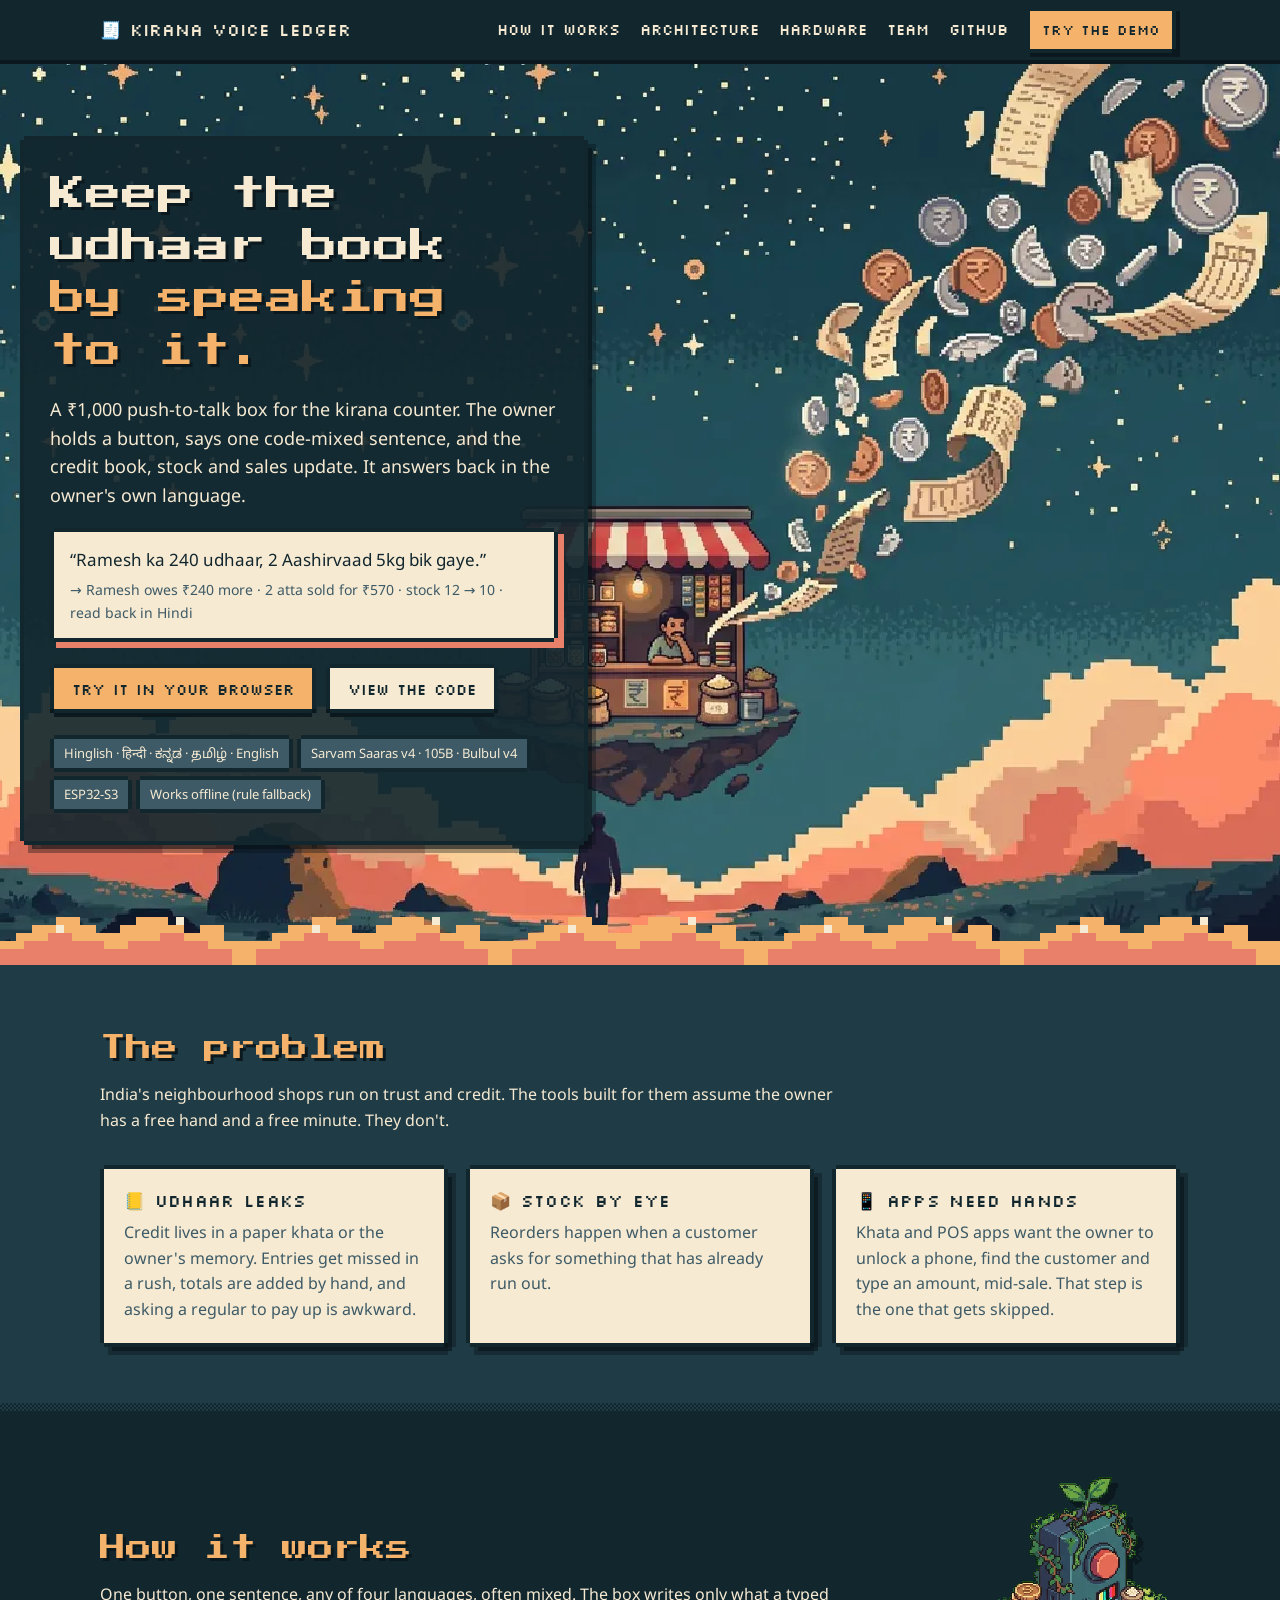
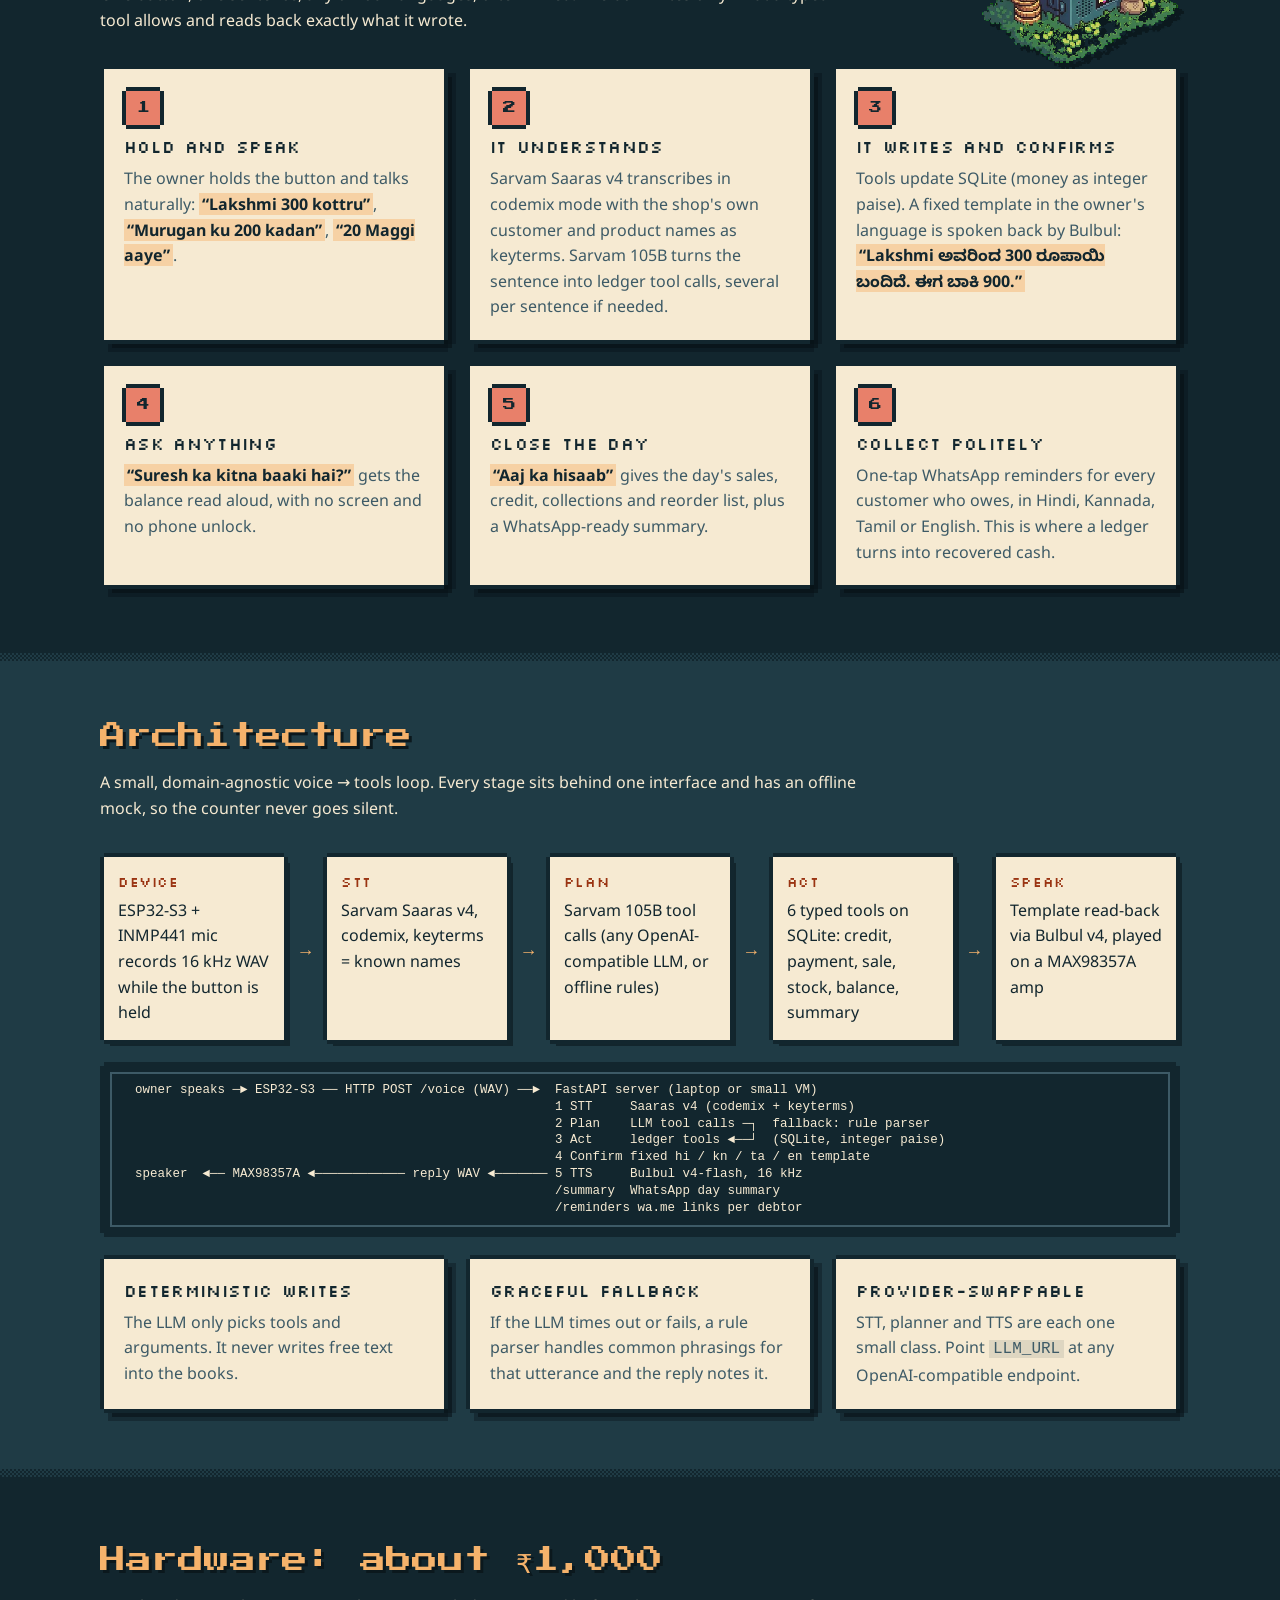
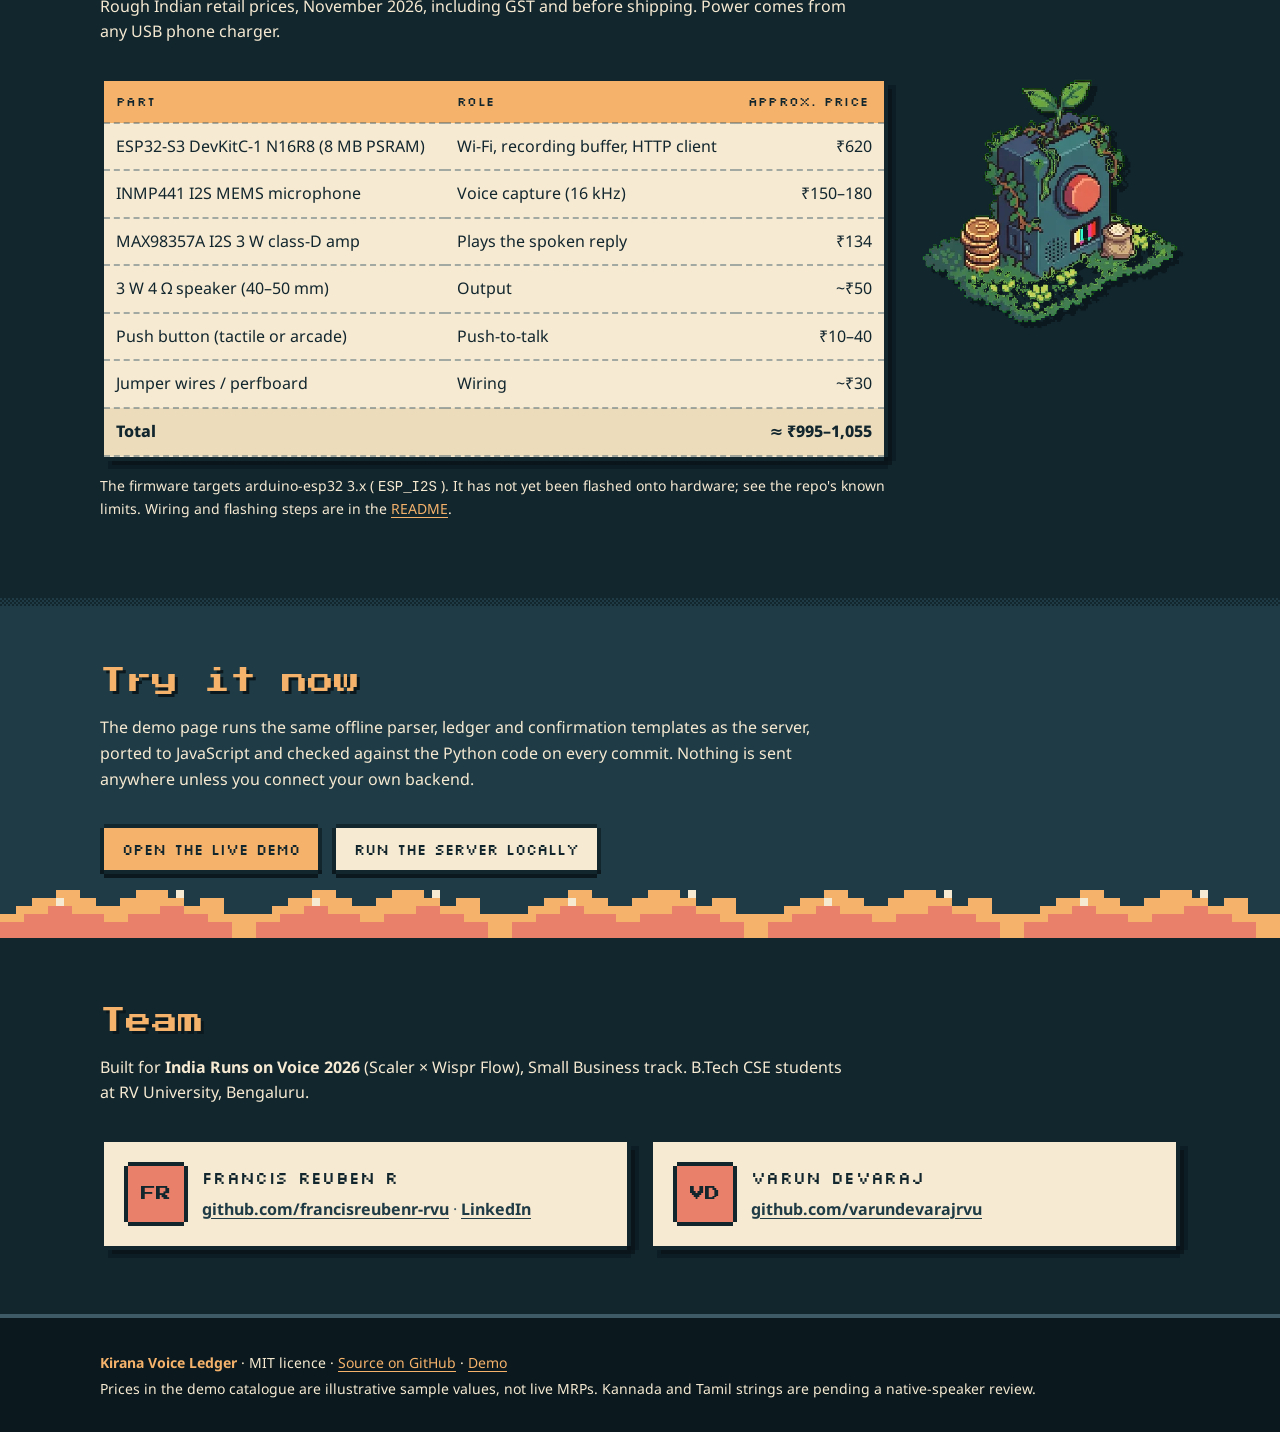
<file: docs/index.html>
<!doctype html>
<html lang="en">
<head>
<meta charset="utf-8">
<meta name="viewport" content="width=device-width, initial-scale=1">
<title>Kirana Voice Ledger — speak the udhaar book</title>
<meta name="description" content="A ₹1,000 push-to-talk box that keeps a kirana shop's udhaar, sales and stock from code-mixed Hinglish, Kannada, Tamil or Hindi speech. Sarvam Saaras + Sarvam 105B + Bulbul on an ESP32-S3.">
<meta property="og:title" content="Kirana Voice Ledger">
<meta property="og:description" content="Voice-first udhaar, sales and stock ledger for kirana shops. Try the in-browser demo.">
<meta name="theme-color" content="#1f3b45">
<link rel="icon" href="favicon.svg" type="image/svg+xml">
<link rel="preconnect" href="https://fonts.googleapis.com">
<link rel="preconnect" href="https://fonts.gstatic.com" crossorigin>
<link rel="stylesheet" href="https://fonts.googleapis.com/css2?family=Noto+Sans:wght@400;600;700;800&family=Noto+Sans+Devanagari:wght@400;700&family=Noto+Sans+Kannada:wght@400;700&family=Noto+Sans+Tamil:wght@400;700&display=swap">
<link rel="preload" href="assets/fonts/press-start-2p-latin.woff2" as="font" type="font/woff2" crossorigin>
<link rel="stylesheet" href="css/site.css">
</head>
<body>
<nav class="nav" aria-label="Main">
  <div class="wrap">
    <a class="brand" href="./">🧾 Kirana Voice Ledger</a>
    <a class="l hide-sm" href="#how">How it works</a>
    <a class="l hide-sm" href="#architecture">Architecture</a>
    <a class="l hide-sm" href="#hardware">Hardware</a>
    <a class="l hide-sm" href="#team">Team</a>
    <a class="l" href="https://github.com/francisreubenr-rvu/kirana-ledger">GitHub</a>
    <a class="cta" href="demo.html">Try the demo</a>
  </div>
</nav>

<header class="hero">
  <div class="wrap">
   <div class="hero-panel">
    <h1>Keep the udhaar book<br><span class="hl">by speaking to&nbsp;it.</span></h1>
    <p class="lead">A ₹1,000 push-to-talk box for the kirana counter. The owner holds a button, says one code-mixed sentence,
      and the credit book, stock and sales update. It answers back in the owner's own language.</p>
    <div class="quote">“Ramesh ka 240 udhaar, 2 Aashirvaad 5kg bik gaye.”
      <small>→ Ramesh owes ₹240 more · 2 atta sold for ₹570 · stock 12 → 10 · read back in Hindi</small></div>
    <div class="btns">
      <a class="btn primary" href="demo.html">Try it in your browser</a>
      <a class="btn outline" href="https://github.com/francisreubenr-rvu/kirana-ledger">View the code</a>
    </div>
    <div class="badges" aria-label="Highlights">
      <span>Hinglish · हिन्दी · ಕನ್ನಡ · தமிழ் · English</span><span>Sarvam Saaras v4 · 105B · Bulbul v4</span><span>ESP32-S3</span><span>Works offline (rule fallback)</span>
    </div>
   </div>
  </div>
</header>
<div class="clouds" aria-hidden="true"></div>

<main>
<section class="s" id="problem">
  <div class="wrap">
    <h2>The problem</h2>
    <p class="sub">India's neighbourhood shops run on trust and credit. The tools built for them assume the owner has a free hand and a free minute. They don't.</p>
    <div class="grid g3">
      <div class="card"><h3>📒 Udhaar leaks</h3><p>Credit lives in a paper khata or the owner's memory. Entries get missed in a rush, totals are added by hand, and asking a regular to pay up is awkward.</p></div>
      <div class="card"><h3>📦 Stock by eye</h3><p>Reorders happen when a customer asks for something that has already run out.</p></div>
      <div class="card"><h3>📱 Apps need hands</h3><p>Khata and POS apps want the owner to unlock a phone, find the customer and type an amount, mid-sale. That step is the one that gets skipped.</p></div>
    </div>
  </div>
</section>

<section class="s alt" id="how">
  <div class="wrap">
    <div class="how-head">
      <div>
        <h2>How it works</h2>
        <p class="sub">One button, one sentence, any of four languages, often mixed. The box writes only what a typed tool allows and reads back exactly what it wrote.</p>
      </div>
      <picture class="mascot"><source srcset="assets/device.webp" type="image/webp"><img src="assets/device.png" width="420" height="401" alt="Pixel-art voice box with a big red push-to-talk button, sitting on a grass tile beside a stack of coins and a sack of rice"></picture>
    </div>
    <div class="grid g3">
      <div class="card"><div class="step-n">1</div><h3>Hold and speak</h3><p>The owner holds the button and talks naturally: <span class="say">“Lakshmi 300 kottru”</span>, <span class="say">“Murugan ku 200 kadan”</span>, <span class="say">“20 Maggi aaye”</span>.</p></div>
      <div class="card"><div class="step-n">2</div><h3>It understands</h3><p>Sarvam Saaras v4 transcribes in codemix mode with the shop's own customer and product names as keyterms. Sarvam 105B turns the sentence into ledger tool calls, several per sentence if needed.</p></div>
      <div class="card"><div class="step-n">3</div><h3>It writes and confirms</h3><p>Tools update SQLite (money as integer paise). A fixed template in the owner's language is spoken back by Bulbul: <span class="say">“Lakshmi ಅವರಿಂದ 300 ರೂಪಾಯಿ ಬಂದಿದೆ. ಈಗ ಬಾಕಿ 900.”</span></p></div>
      <div class="card"><div class="step-n">4</div><h3>Ask anything</h3><p><span class="say">“Suresh ka kitna baaki hai?”</span> gets the balance read aloud, with no screen and no phone unlock.</p></div>
      <div class="card"><div class="step-n">5</div><h3>Close the day</h3><p><span class="say">“Aaj ka hisaab”</span> gives the day's sales, credit, collections and reorder list, plus a WhatsApp-ready summary.</p></div>
      <div class="card"><div class="step-n">6</div><h3>Collect politely</h3><p>One-tap WhatsApp reminders for every customer who owes, in Hindi, Kannada, Tamil or English. This is where a ledger turns into recovered cash.</p></div>
    </div>
  </div>
</section>

<section class="s" id="architecture">
  <div class="wrap">
    <h2>Architecture</h2>
    <p class="sub">A small, domain-agnostic voice → tools loop. Every stage sits behind one interface and has an offline mock, so the counter never goes silent.</p>
    <div class="flow" role="list" aria-label="Pipeline">
      <div class="box" role="listitem"><b>Device</b>ESP32-S3 + INMP441 mic records 16 kHz WAV while the button is held</div>
      <div class="arrow" aria-hidden="true">→</div>
      <div class="box" role="listitem"><b>STT</b>Sarvam Saaras v4, codemix, keyterms = known names</div>
      <div class="arrow" aria-hidden="true">→</div>
      <div class="box" role="listitem"><b>Plan</b>Sarvam 105B tool calls (any OpenAI-compatible LLM, or offline rules)</div>
      <div class="arrow" aria-hidden="true">→</div>
      <div class="box" role="listitem"><b>Act</b>6 typed tools on SQLite: credit, payment, sale, stock, balance, summary</div>
      <div class="arrow" aria-hidden="true">→</div>
      <div class="box" role="listitem"><b>Speak</b>Template read-back via Bulbul v4, played on a MAX98357A amp</div>
    </div>
    <pre class="diagram" aria-label="Detailed diagram">  owner speaks ─► ESP32-S3 ── HTTP POST /voice (WAV) ──►  FastAPI server (laptop or small VM)
                                                          1 STT     Saaras v4 (codemix + keyterms)
                                                          2 Plan    LLM tool calls ─┐  fallback: rule parser
                                                          3 Act     ledger tools ◄──┘  (SQLite, integer paise)
                                                          4 Confirm fixed hi / kn / ta / en template
  speaker  ◄── MAX98357A ◄──────────── reply WAV ◄─────── 5 TTS     Bulbul v4-flash, 16 kHz
                                                          /summary  WhatsApp day summary
                                                          /reminders wa.me links per debtor</pre>
    <div class="grid g3" style="margin-top:18px">
      <div class="card"><h3>Deterministic writes</h3><p>The LLM only picks tools and arguments. It never writes free text into the books.</p></div>
      <div class="card"><h3>Graceful fallback</h3><p>If the LLM times out or fails, a rule parser handles common phrasings for that utterance and the reply notes it.</p></div>
      <div class="card"><h3>Provider-swappable</h3><p>STT, planner and TTS are each one small class. Point <code>LLM_URL</code> at any OpenAI-compatible endpoint.</p></div>
    </div>
  </div>
</section>

<section class="s alt" id="hardware">
  <div class="wrap">
    <h2>Hardware: about ₹1,000</h2>
    <p class="sub">Rough Indian retail prices, November 2026, including GST and before shipping. Power comes from any USB phone charger.</p>
    <div class="hw">
    <div>
    <div class="table-scroll">
    <table class="t">
      <thead><tr><th>Part</th><th>Role</th><th>Approx. price</th></tr></thead>
      <tbody>
        <tr><td>ESP32-S3 DevKitC-1 N16R8 (8 MB PSRAM)</td><td>Wi-Fi, recording buffer, HTTP client</td><td class="num">₹620</td></tr>
        <tr><td>INMP441 I2S MEMS microphone</td><td>Voice capture (16 kHz)</td><td class="num">₹150–180</td></tr>
        <tr><td>MAX98357A I2S 3 W class-D amp</td><td>Plays the spoken reply</td><td class="num">₹134</td></tr>
        <tr><td>3 W 4 Ω speaker (40–50 mm)</td><td>Output</td><td class="num">~₹50</td></tr>
        <tr><td>Push button (tactile or arcade)</td><td>Push-to-talk</td><td class="num">₹10–40</td></tr>
        <tr><td>Jumper wires / perfboard</td><td>Wiring</td><td class="num">~₹30</td></tr>
        <tr class="total"><td>Total</td><td></td><td class="num">≈ ₹995–1,055</td></tr>
      </tbody>
    </table>
    </div>
    <p class="note">The firmware targets arduino-esp32 3.x (<code>ESP_I2S</code>). It has not yet been flashed onto hardware; see the repo's known limits. Wiring and flashing steps are in the <a href="https://github.com/francisreubenr-rvu/kirana-ledger#hardware">README</a>.</p>
    </div>
    <picture class="mascot"><source srcset="assets/device.webp" type="image/webp"><img src="assets/device.png" width="420" height="401" alt="The push-to-talk box: one red button, a mic, a small speaker"></picture>
    </div>
  </div>
</section>

<section class="s" id="try">
  <div class="wrap">
    <h2>Try it now</h2>
    <p class="sub">The demo page runs the same offline parser, ledger and confirmation templates as the server, ported to JavaScript and checked against the Python code on every commit. Nothing is sent anywhere unless you connect your own backend.</p>
    <div class="btns">
      <a class="btn primary" href="demo.html">Open the live demo</a>
      <a class="btn light" href="https://github.com/francisreubenr-rvu/kirana-ledger#quick-start-offline-no-key">Run the server locally</a>
    </div>
  </div>
</section>
<div class="clouds" aria-hidden="true"></div>

<section class="s alt team" id="team">
  <div class="wrap">
    <h2>Team</h2>
    <p class="sub">Built for <strong>India Runs on Voice 2026</strong> (Scaler × Wispr Flow), Small Business track. B.Tech CSE students at RV University, Bengaluru.</p>
    <div class="grid g2">
      <div class="card"><div class="avatar" aria-hidden="true">FR</div><div><h3>Francis Reuben R</h3><p><a href="https://github.com/francisreubenr-rvu">github.com/francisreubenr-rvu</a> · <a href="https://www.linkedin.com/in/francis-reuben-r">LinkedIn</a></p></div></div>
      <div class="card"><div class="avatar" aria-hidden="true">VD</div><div><h3>Varun Devaraj</h3><p><a href="https://github.com/varundevarajrvu">github.com/varundevarajrvu</a></p></div></div>
    </div>
  </div>
</section>
</main>

<footer>
  <div class="wrap">
    <p><strong>Kirana Voice Ledger</strong> · MIT licence · <a href="https://github.com/francisreubenr-rvu/kirana-ledger">Source on GitHub</a> · <a href="demo.html">Demo</a></p>
    <p>Prices in the demo catalogue are illustrative sample values, not live MRPs. Kannada and Tamil strings are pending a native-speaker review.</p>
  </div>
</footer>
</body>
</html>
</file>
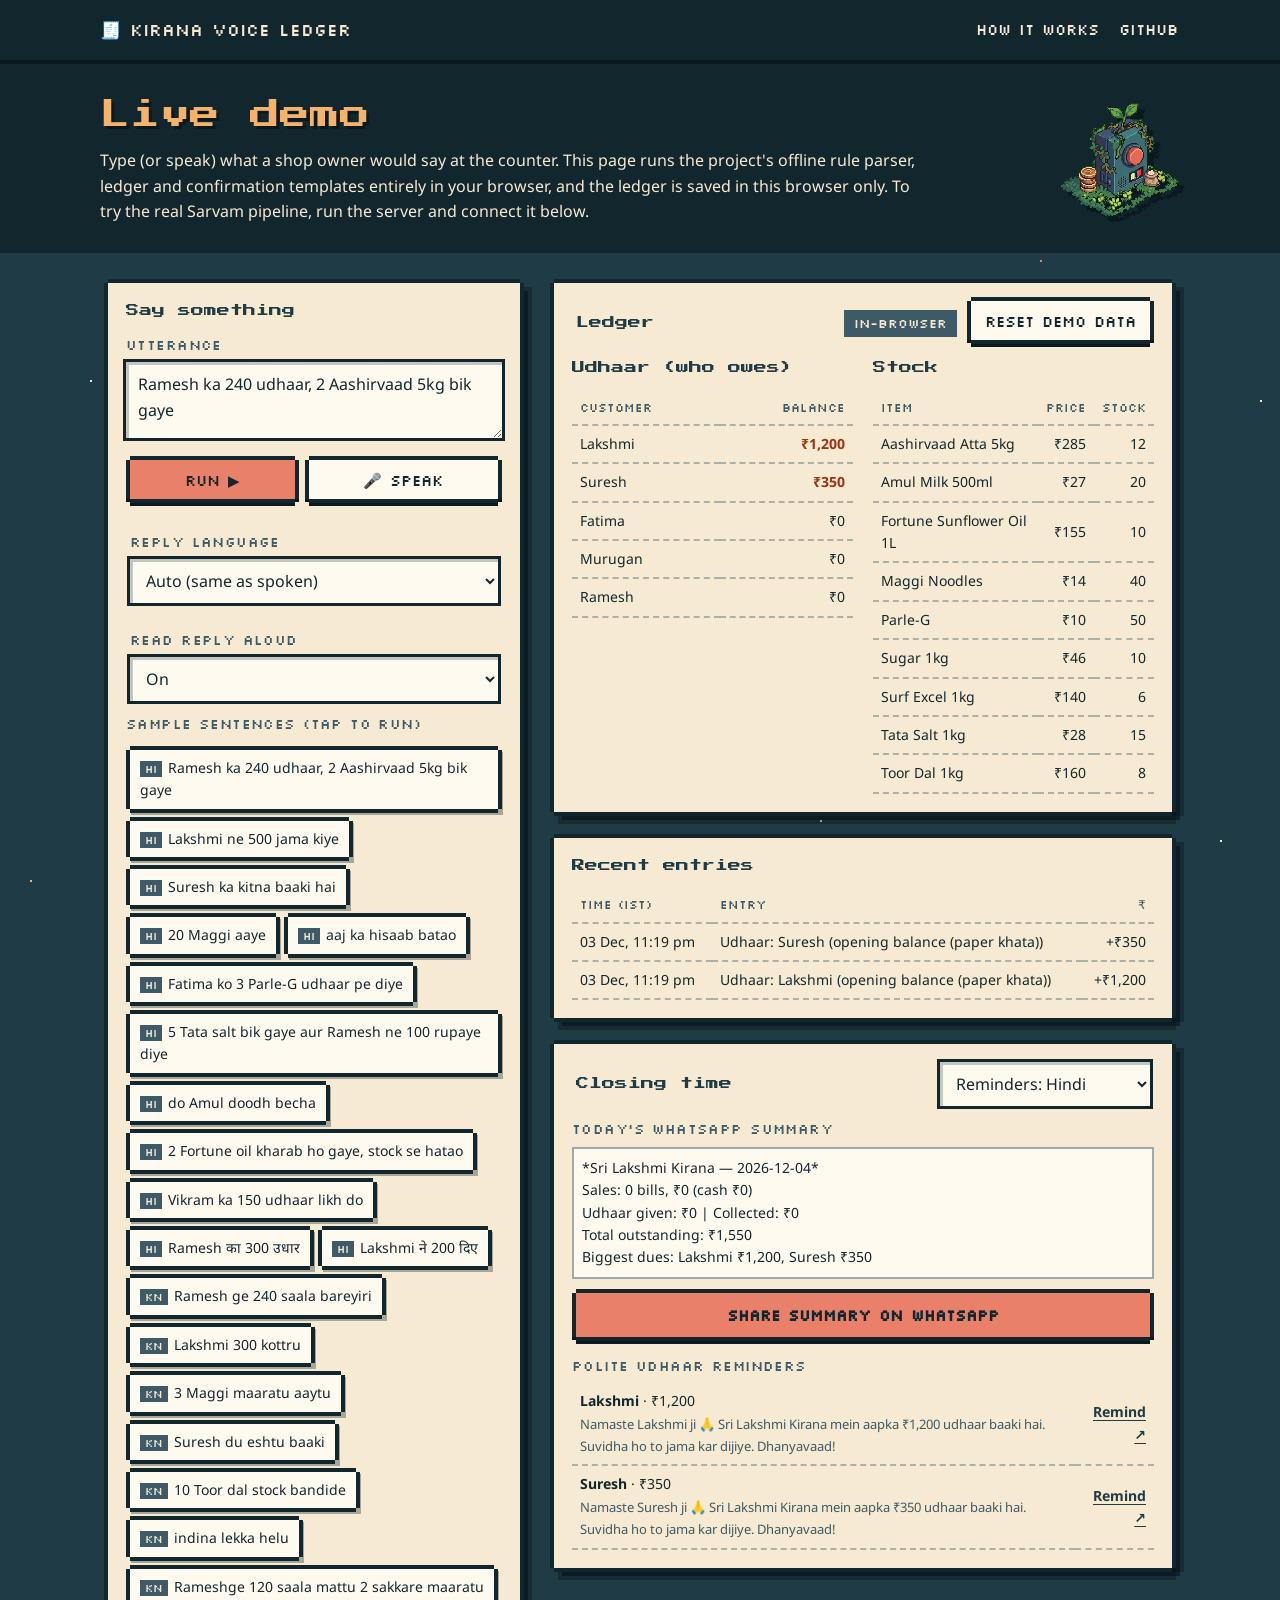
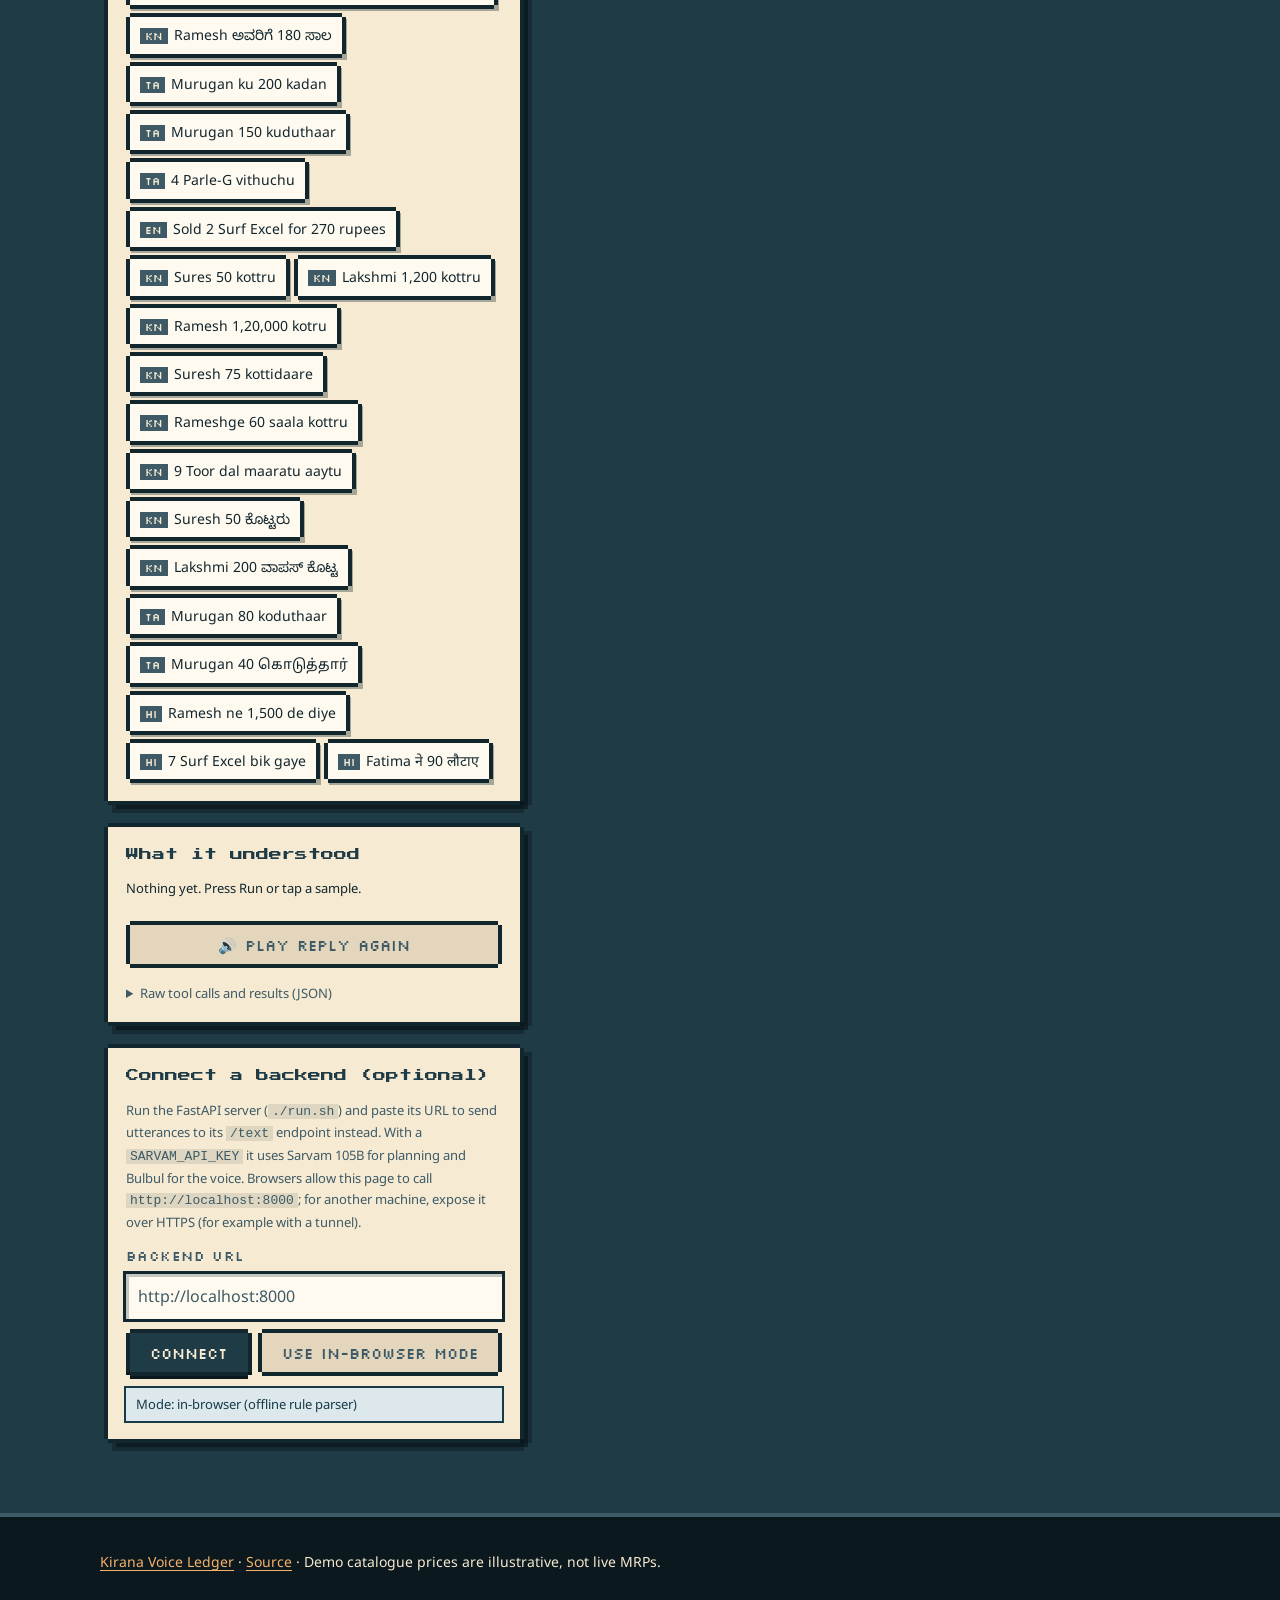
<file: docs/demo.html>
<!doctype html>
<html lang="en">
<head>
<meta charset="utf-8">
<meta name="viewport" content="width=device-width, initial-scale=1">
<title>Live demo — Kirana Voice Ledger</title>
<meta name="description" content="Try the Kirana Voice Ledger in your browser: type or speak a Hinglish, Kannada or Tamil sentence and watch the udhaar book update.">
<meta name="theme-color" content="#1f3b45">
<link rel="icon" href="favicon.svg" type="image/svg+xml">
<link rel="preconnect" href="https://fonts.googleapis.com">
<link rel="preconnect" href="https://fonts.gstatic.com" crossorigin>
<link rel="stylesheet" href="https://fonts.googleapis.com/css2?family=Noto+Sans:wght@400;600;700;800&family=Noto+Sans+Devanagari:wght@400;700&family=Noto+Sans+Kannada:wght@400;700&family=Noto+Sans+Tamil:wght@400;700&display=swap">
<link rel="preload" href="assets/fonts/press-start-2p-latin.woff2" as="font" type="font/woff2" crossorigin>
<link rel="stylesheet" href="css/site.css">
</head>
<body>
<nav class="nav" aria-label="Main">
  <div class="wrap">
    <a class="brand" href="./">🧾 Kirana Voice Ledger</a>
    <a class="l hide-sm" href="./#how">How it works</a>
    <a class="l" href="https://github.com/francisreubenr-rvu/kirana-ledger">GitHub</a>
  </div>
</nav>

<header class="demo-head">
  <div class="wrap">
    <div>
    <h1>Live demo</h1>
    <p>Type (or speak) what a shop owner would say at the counter. This page runs the project's offline rule parser,
      ledger and confirmation templates entirely in your browser, and the ledger is saved in this browser only.
      To try the real Sarvam pipeline, run the server and connect it below.</p>
    </div>
    <picture class="mascot"><source srcset="assets/device.webp" type="image/webp"><img src="assets/device.png" width="420" height="401" alt=""></picture>
  </div>
</header>

<main class="wrap">
  <div class="demo">
    <div>
      <div class="panel">
        <h2>Say something</h2>
        <label class="lbl" for="utter">Utterance</label>
        <textarea id="utter" placeholder="e.g. Ramesh ka 240 udhaar, 2 Aashirvaad 5kg bik gaye">Ramesh ka 240 udhaar, 2 Aashirvaad 5kg bik gaye</textarea>
        <div class="row">
          <button class="b accent" id="run" type="button">Run ▶</button>
          <button class="b ghost" id="mic" type="button" hidden>🎤 Speak</button>
        </div>
        <div class="row">
          <div>
            <label class="lbl" for="lang">Reply language</label>
            <select id="lang">
              <option value="auto">Auto (same as spoken)</option>
              <option value="hi">Hindi</option>
              <option value="kn">Kannada</option>
              <option value="ta">Tamil</option>
              <option value="en">English</option>
            </select>
          </div>
          <div>
            <label class="lbl" for="speak">Read reply aloud</label>
            <select id="speak"><option value="1">On</option><option value="0">Off</option></select>
          </div>
        </div>
        <p class="kv" id="micnote" hidden></p>
        <label class="lbl">Sample sentences (tap to run)</label>
        <div class="chips" id="chips"><span class="kv">Loading samples…</span></div>
      </div>

      <div class="panel" aria-live="polite">
        <h2>What it understood</h2>
        <div class="kv" id="meta">Nothing yet. Press Run or tap a sample.</div>
        <div class="act" id="acts"></div>
        <p class="out-reply" id="reply"></p>
        <div class="row"><button class="b ghost" id="replay" type="button" disabled>🔊 Play reply again</button></div>
        <p class="kv" id="voicenote"></p>
        <details><summary class="kv">Raw tool calls and results (JSON)</summary><pre class="json" id="raw">—</pre></details>
      </div>

      <div class="panel">
        <h2>Connect a backend (optional)</h2>
        <p class="kv">Run the FastAPI server (<code>./run.sh</code>) and paste its URL to send utterances to its <code>/text</code> endpoint instead.
          With a <code>SARVAM_API_KEY</code> it uses Sarvam 105B for planning and Bulbul for the voice.
          Browsers allow this page to call <code>http://localhost:8000</code>; for another machine, expose it over HTTPS (for example with a tunnel).</p>
        <label class="lbl" for="backend">Backend URL</label>
        <input type="url" id="backend" placeholder="http://localhost:8000" inputmode="url" autocomplete="off">
        <div class="row">
          <button class="b" id="connect" type="button">Connect</button>
          <button class="b ghost" id="disconnect" type="button" disabled>Use in-browser mode</button>
        </div>
        <div id="bstatus" class="status info">Mode: in-browser (offline rule parser)</div>
      </div>
    </div>

    <div>
      <div class="panel">
        <div class="row" style="margin-top:0;align-items:center">
          <h2 style="margin:0">Ledger</h2>
          <span class="mode" id="modebadge" style="flex:0 0 auto;margin:0">in-browser</span>
          <button class="b ghost" id="reset" type="button" style="flex:0 0 auto">Reset demo data</button>
        </div>
        <div class="grid2" style="margin-top:12px">
          <div>
            <h2>Udhaar (who owes)</h2>
            <table class="d"><thead><tr><th>Customer</th><th style="text-align:right">Balance</th></tr></thead><tbody id="tcust"></tbody></table>
          </div>
          <div>
            <h2>Stock</h2>
            <table class="d"><thead><tr><th>Item</th><th style="text-align:right">Price</th><th style="text-align:right">Stock</th></tr></thead><tbody id="titems"></tbody></table>
          </div>
        </div>
      </div>
      <div class="panel">
        <h2>Recent entries</h2>
        <table class="d"><thead><tr><th>Time (IST)</th><th>Entry</th><th style="text-align:right">₹</th></tr></thead><tbody id="tlog"></tbody></table>
      </div>
      <div class="panel">
        <div class="row" style="margin-top:0;align-items:center">
          <h2 style="margin:0">Closing time</h2>
          <select id="rlang" style="flex:0 1 210px;min-width:170px" aria-label="Reminder language">
            <option value="hi">Reminders: Hindi</option><option value="kn">Reminders: Kannada</option>
            <option value="ta">Reminders: Tamil</option><option value="en">Reminders: English</option>
          </select>
        </div>
        <label class="lbl">Today's WhatsApp summary</label>
        <div class="wa" id="wa">—</div>
        <div class="row"><a class="b accent" id="washare" href="#" target="_blank" rel="noopener" >Share summary on WhatsApp</a></div>
        <label class="lbl">Polite udhaar reminders</label>
        <table class="d"><tbody id="trem"></tbody></table>
      </div>
    </div>
  </div>
</main>

<footer>
  <div class="wrap">
    <p><a href="./">Kirana Voice Ledger</a> · <a href="https://github.com/francisreubenr-rvu/kirana-ledger">Source</a> · Demo catalogue prices are illustrative, not live MRPs.</p>
  </div>
</footer>
<script src="js/kirana-core.js"></script>
<script src="js/demo.js"></script>
</body>
</html>
</file>
<file: docs/css/site.css>
/* Kirana Voice Ledger site: pixelated surreal skin ("teal starry night, peach and coral pixel clouds").
   Every text/background pair below is >= 4.5:1 (WCAG AA). Ratios noted against the surface they sit on.
   Art: docs/assets/hero.* and device.* are original generated images for this project. */
/* Pixel fonts, self-hosted (SIL OFL 1.1, licences in assets/fonts/) */
@font-face { font-family: "Press Start 2P"; font-style: normal; font-weight: 400; font-display: swap;
  src: url("../assets/fonts/press-start-2p-latin.woff2") format("woff2");
  unicode-range: U+0000-00FF, U+0131, U+0152-0153, U+02BB-02BC, U+02C6, U+02DA, U+02DC, U+0304, U+0308, U+0329, U+2000-206F, U+20AC, U+2122, U+2191, U+2193, U+2212, U+2215, U+FEFF, U+FFFD; }
@font-face { font-family: "Press Start 2P"; font-style: normal; font-weight: 400; font-display: swap;
  src: url("../assets/fonts/press-start-2p-latin-ext.woff2") format("woff2");
  unicode-range: U+0100-02BA, U+02BD-02C5, U+02C7-02CC, U+02CE-02D7, U+02DD-02FF, U+1D00-1DBF, U+1E00-1E9F, U+1EF2-1EFF, U+2020, U+20A0-20AB, U+20AD-20C4, U+2113, U+2C60-2C7F, U+A720-A7FF; }
@font-face { font-family: "Silkscreen"; font-style: normal; font-weight: 400; font-display: swap;
  src: url("../assets/fonts/silkscreen-latin.woff2") format("woff2");
  unicode-range: U+0000-00FF, U+0131, U+0152-0153, U+02BB-02BC, U+02C6, U+02DA, U+02DC, U+0304, U+0308, U+0329, U+2000-206F, U+20AC, U+2122, U+2191, U+2193, U+2212, U+2215, U+FEFF, U+FFFD; }
@font-face { font-family: "Silkscreen"; font-style: normal; font-weight: 400; font-display: swap;
  src: url("../assets/fonts/silkscreen-latin-ext.woff2") format("woff2");
  unicode-range: U+0100-02BA, U+02BD-02C5, U+02C7-02CC, U+02CE-02D7, U+02DD-02FF, U+1D00-1DBF, U+1E00-1E9F, U+1EF2-1EFF, U+2020, U+20A0-20AB, U+20AD-20C4, U+2113, U+2C60-2C7F, U+A720-A7FF; }
:root {
  --teal: #1f3b45;       /* page bg; cream text 9.96:1, peach text 6.48:1 */
  --deep: #12262e;       /* darker bg; cream 13.1:1, peach 8.5:1, coral 5.8:1 */
  --slate: #3d5a66;      /* chips/badges bg; cream 6.2:1 */
  --peach: #f5b26b;      /* buttons; --deep text 8.5:1 */
  --coral: #e8806a;      /* buttons/clouds; --deep text 5.8:1 (never as text on teal) */
  --cream: #f6ead2;      /* panels; --deep 13.1:1, --teal 9.96:1, --slate 6.2:1 */
  --moss: #6fa35a;       /* --deep text 5.3:1 */
  --ink: #12262e;
  --muted: #3d5a66;      /* on cream 6.2:1 */
  --rust: #9a3412;       /* on cream 6.1:1 */
  --ok: #2f5a22;         /* on cream 6.8:1 */
  --warn: #7a4a00;       /* on cream 6.3:1 */
  --bad: #8b1c1c;        /* on cream 7.7:1 */
  --edge: #12262e;
  --px: 4px;
  --pixel-font: "Press Start 2P", "Silkscreen", ui-monospace, monospace;
  --label-font: "Silkscreen", "Press Start 2P", ui-monospace, monospace;
  --font: "Noto Sans", system-ui, -apple-system, "Segoe UI", Roboto, "Noto Sans Devanagari", "Noto Sans Kannada", "Noto Sans Tamil", sans-serif;
  --mono: "VT323", ui-monospace, SFMono-Regular, Menlo, Consolas, monospace;
  /* notched pixel frame + stepped drop shadow */
  --frame: 0 calc(-1 * var(--px)) 0 0 var(--edge), 0 var(--px) 0 0 var(--edge),
           calc(-1 * var(--px)) 0 0 0 var(--edge), var(--px) 0 0 0 var(--edge);
  --drop: 8px 8px 0 0 rgba(6, 16, 20, .55), 4px 12px 0 0 rgba(6, 16, 20, .35), 12px 4px 0 0 rgba(6, 16, 20, .35);
}
* { box-sizing: border-box; border-radius: 0 !important; }
html { scroll-behavior: smooth; }
body { margin: 0; font: 16px/1.6 var(--font); color: var(--cream); background: var(--teal); overflow-x: hidden; }
img { max-width: 100%; }
a { color: var(--peach); text-underline-offset: 3px; }
a:hover { text-decoration-thickness: 3px; }
a:focus-visible, button:focus-visible, input:focus-visible, select:focus-visible, textarea:focus-visible, summary:focus-visible {
  outline: 4px dashed var(--peach); outline-offset: 4px;
}
code, pre { font-family: ui-monospace, SFMono-Regular, Menlo, Consolas, monospace; }
code { background: rgba(18, 38, 46, .1); padding: 0 4px; }
h1, h2 { font-family: var(--pixel-font); font-weight: 400; letter-spacing: 0; overflow-wrap: normal; word-break: normal; }
h3 { font-family: var(--label-font); font-weight: 400; letter-spacing: .02em; }
.wrap { max-width: 1120px; margin: 0 auto; padding: 0 20px; position: relative; }

/* twinkling pixel stars, fixed behind everything */
body::before, body::after {
  content: ""; position: fixed; top: 0; left: 0; width: 2px; height: 2px; pointer-events: none; z-index: 0;
  background: transparent; image-rendering: pixelated;
}
body::before {
  box-shadow: 40px 60px #f6ead2, 180px 140px #f5b26b, 320px 40px #f6ead2, 460px 220px #f6ead2, 610px 90px #f5b26b,
    760px 180px #f6ead2, 900px 50px #f6ead2, 1040px 260px #e8806a, 1180px 120px #f6ead2, 1330px 70px #f6ead2,
    90px 380px #f6ead2, 260px 470px #f5b26b, 520px 410px #f6ead2, 700px 520px #f6ead2, 880px 430px #f5b26b,
    1100px 540px #f6ead2, 1260px 400px #f6ead2, 1400px 600px #f5b26b, 150px 680px #f6ead2, 380px 760px #f6ead2,
    640px 700px #e8806a, 820px 820px #f6ead2, 1000px 720px #f6ead2, 1220px 840px #f6ead2, 30px 880px #f5b26b;
  animation: twinkle 4.5s steps(2, end) infinite;
}
body::after {
  width: 4px; height: 4px;
  box-shadow: 120px 300px #f6ead2, 400px 120px #f5b26b, 680px 330px #f6ead2, 960px 160px #f6ead2, 1290px 290px #f5b26b,
    230px 590px #f6ead2, 560px 640px #f6ead2, 940px 610px #f5b26b, 1350px 760px #f6ead2, 760px 880px #f6ead2;
  opacity: .8; animation: twinkle 6s steps(2, end) infinite reverse;
}
@keyframes twinkle { 0%, 100% { opacity: .9; } 50% { opacity: .35; } }
nav, header, main, section, footer { position: relative; z-index: 1; }

/* nav */
.nav { background: var(--deep); color: var(--cream); position: sticky; top: 0; z-index: 10; border-bottom: 4px solid #0b181d; }
.nav .wrap { display: flex; align-items: center; gap: 16px; min-height: 60px; flex-wrap: wrap; padding-top: 6px; padding-bottom: 6px; }
.nav .brand { color: var(--cream); font-family: var(--label-font); text-decoration: none; font-size: 17px; margin-right: auto; }
.nav a.l { color: var(--cream); text-decoration: none; font-size: 15px; padding: 6px 2px; font-family: var(--label-font); }
.nav a.l:hover { color: var(--peach); text-decoration: underline; }
.nav a.cta { background: var(--peach); color: var(--ink); padding: 8px 12px; font-family: var(--label-font); text-decoration: none; font-size: 14px;
  box-shadow: var(--frame), 4px 4px 0 4px #0b181d; margin: 4px 8px 4px 4px; }
.nav a.cta:active { transform: translate(2px, 2px); }
@media (max-width: 640px) { .nav a.hide-sm { display: none; } .nav .brand { font-size: 15px; } }

/* hero: generated pixel scene, text in the open sky on the left */
.hero {
  color: var(--cream); padding: 72px 0 120px; min-height: min(92vh, 860px); display: flex; align-items: center;
  background-color: var(--teal);
  background-image: url("../assets/hero.png");
  background-image: image-set(url("../assets/hero.webp") type("image/webp"), url("../assets/hero.png") type("image/png"));
  background-size: cover; background-position: 62% 50%; image-rendering: pixelated;
}
.hero .wrap { width: 100%; max-width: 1360px; }
.hero-panel { max-width: 560px; background: rgba(18, 38, 46, .9); padding: 28px 26px; box-shadow: var(--frame), var(--drop); margin: 4px; }
.hero h1 { font-size: clamp(20px, 3.4vw, 36px); line-height: 1.45; margin: 0 0 18px; color: var(--cream); text-shadow: 3px 3px 0 #0b181d; }
.hero h1 .hl { color: var(--peach); }
.hero p.lead { font-size: clamp(16px, 2vw, 18px); color: var(--cream); margin: 0 0 22px; }
.hero .quote { display: block; background: var(--cream); color: var(--ink); padding: 14px 16px; font-size: 17px; margin: 0 4px 26px;
  box-shadow: var(--frame), 6px 6px 0 4px var(--coral); }
.hero .quote small { display: block; color: var(--muted); font-size: 14px; margin-top: 6px; }
.btns { display: flex; gap: 18px; flex-wrap: wrap; padding: 4px; }
.btn {
  display: inline-block; padding: 12px 18px 10px; font-family: var(--label-font); font-size: 15px; line-height: 1.3; text-decoration: none;
  cursor: pointer; border: 0; color: var(--ink); background: var(--peach);
  box-shadow: var(--frame), 0 8px 0 0 #0b181d, 4px 4px 0 0 #0b181d, -4px 4px 0 0 #0b181d;
  transform: translateY(0); transition: transform .06s steps(1), box-shadow .06s steps(1);
}
.btn:hover { background: #f8c287; }
.btn:active { transform: translateY(4px); box-shadow: var(--frame), 0 4px 0 0 #0b181d, 4px 0 0 0 #0b181d, -4px 0 0 0 #0b181d; }
.btn.primary { background: var(--peach); color: var(--ink); }
.btn.outline, .btn.light { background: var(--cream); color: var(--ink); }
.btn.outline:hover, .btn.light:hover { background: #fff6e6; }
.badges { margin-top: 22px; display: flex; gap: 12px; flex-wrap: wrap; padding: 4px; }
.badges span { background: var(--slate); color: var(--cream); font-size: 13px; padding: 4px 10px; box-shadow: var(--frame); }

/* pixel cloud band + dithered divider between sections */
.clouds {
  height: 64px; position: relative; z-index: 2; margin-top: -64px; pointer-events: none; image-rendering: pixelated;
  background:
    url("data:image/svg+xml,%3Csvg xmlns='http://www.w3.org/2000/svg' width='256' height='64' viewBox='0 0 64 16' shape-rendering='crispEdges'%3E%3Cpath fill='%23f5b26b' d='M0 10h4V8h4V6h6V4h6v2h4v2h6V6h4V4h8v2h4v2h4V6h6v4h8v6H0z'/%3E%3Cpath fill='%23e8806a' d='M0 12h6v-2h6V8h6v2h8v2h6v-2h8V8h6v2h6v2h6v4H0z'/%3E%3Cpath fill='%23f6ead2' d='M10 8h4V6h2v2h-6zM40 6h4V4h2v2h-6z'/%3E%3C/svg%3E")
    repeat-x left bottom / 256px 64px;
}
.clouds.flip { transform: scaleY(-1); margin-top: 0; margin-bottom: -64px; }
.dither { height: 8px; background: repeating-conic-gradient(var(--deep) 0 25%, transparent 0 50%) 0 0 / 4px 4px; }

/* sections */
section.s { padding: 64px 0; background: transparent; }
section.s.alt { background: var(--deep); }
section.s.alt::before { content: ""; position: absolute; left: 0; right: 0; top: -8px; height: 8px;
  background: repeating-conic-gradient(var(--deep) 0 25%, transparent 0 50%) 0 0 / 4px 4px; }
section.s.alt::after { content: ""; position: absolute; left: 0; right: 0; bottom: -8px; height: 8px;
  background: repeating-conic-gradient(var(--deep) 0 25%, transparent 0 50%) 0 0 / 4px 4px; }
h2 { font-size: clamp(17px, 2.6vw, 26px); line-height: 1.5; margin: 0 0 14px; color: var(--peach); text-shadow: 3px 3px 0 #0b181d; }
.sub { color: var(--cream); margin: 0 0 32px; max-width: 760px; }
.grid { display: grid; gap: 26px; padding: 4px; }
.g3 { grid-template-columns: repeat(3, 1fr); }
.g2 { grid-template-columns: repeat(2, 1fr); }
@media (max-width: 860px) { .g3, .g2 { grid-template-columns: 1fr; } }
.card { background: var(--cream); color: var(--ink); padding: 20px; box-shadow: var(--frame), var(--drop); }
.card h3 { margin: 0 0 8px; font-size: 17px; color: var(--ink); line-height: 1.35; }
.card p { margin: 0; color: var(--muted); }
.card a { color: var(--teal); font-weight: 700; }
.step-n { display: inline-grid; place-items: center; width: 34px; height: 34px; background: var(--coral); color: var(--ink);
  font-family: var(--pixel-font); font-size: 13px; margin: 2px 2px 10px; box-shadow: var(--frame); }
.say { font-weight: 700; color: var(--ink); background: rgba(245, 178, 107, .45); padding: 0 3px; }

.how-head { display: grid; grid-template-columns: 1fr auto; gap: 24px; align-items: end; }
.mascot { display: block; width: 200px; image-rendering: pixelated; filter: drop-shadow(6px 6px 0 rgba(6, 16, 20, .6)); animation: bob 3.2s steps(4, end) infinite; }
.mascot img { display: block; width: 100%; height: auto; image-rendering: pixelated; }
@keyframes bob { 0%, 100% { transform: translateY(0); } 50% { transform: translateY(-8px); } }
@media (max-width: 700px) { .how-head { grid-template-columns: 1fr; } .how-head .mascot { width: 150px; justify-self: center; } }

.flow { display: flex; flex-wrap: wrap; gap: 16px; align-items: stretch; padding: 4px; }
.flow .box { flex: 1 1 150px; background: var(--cream); color: var(--ink); padding: 14px; box-shadow: var(--frame), 6px 6px 0 0 rgba(6, 16, 20, .5); }
.flow .box b { display: block; color: var(--rust); font-family: var(--label-font); font-weight: 400; font-size: 14px; letter-spacing: .04em; margin-bottom: 4px; }
.flow .arrow { align-self: center; font-family: var(--pixel-font); font-size: 18px; color: var(--peach); }
@media (max-width: 860px) { .flow .arrow { transform: rotate(90deg); flex: 1 1 100%; text-align: center; } }
pre.diagram { background: var(--deep); color: var(--cream); padding: 16px; overflow-x: auto; font-size: 12.5px; line-height: 1.35; margin: 22px 4px;
  box-shadow: var(--frame); border: 0; outline: 2px solid var(--slate); outline-offset: -8px; }

.hw { display: grid; grid-template-columns: 1fr 260px; gap: 32px; align-items: start; }
.hw .mascot { width: 100%; }
@media (max-width: 860px) { .hw { grid-template-columns: 1fr; } .hw .mascot { width: 180px; justify-self: center; order: -1; } }
.table-scroll { overflow-x: auto; background: var(--cream); box-shadow: var(--frame), var(--drop); margin: 4px; }
table.t { width: 100%; border-collapse: collapse; background: var(--cream); color: var(--ink); }
table.t th, table.t td { text-align: left; padding: 10px 12px; border-bottom: 2px dashed rgba(61, 90, 102, .45); vertical-align: top; }
table.t th { background: var(--peach); color: var(--ink); font-family: var(--label-font); font-weight: 400; font-size: 13px; letter-spacing: .03em; }
table.t td.num { text-align: right; font-variant-numeric: tabular-nums; white-space: nowrap; }
table.t tr.total td { font-weight: 800; background: #ecdcbc; }
.note { font-size: 14px; color: var(--cream); margin-top: 18px; }
.team .card { display: flex; gap: 14px; align-items: center; }
.avatar { width: 56px; height: 56px; background: var(--coral); color: var(--ink); display: grid; place-items: center; font-family: var(--pixel-font); font-size: 15px; flex: none; box-shadow: var(--frame); margin: 4px; }
footer { background: #0b181d; color: var(--cream); padding: 30px 0; font-size: 14px; border-top: 4px solid var(--slate); }
footer a { color: var(--peach); }
footer p { margin: 4px 0; color: var(--cream); }
footer strong { color: var(--peach); }

/* demo page */
.demo-head { background: var(--deep); color: var(--cream); padding: 30px 0 28px; }
.demo-head .wrap { display: grid; grid-template-columns: 1fr auto; gap: 20px; align-items: center; }
.demo-head h1 { margin: 0 0 12px; font-size: clamp(20px, 3.4vw, 30px); line-height: 1.4; color: var(--peach); text-shadow: 3px 3px 0 #0b181d; }
.demo-head p { margin: 0; color: var(--cream); max-width: 820px; }
.demo-head .mascot { width: 120px; }
@media (max-width: 560px) { .demo-head .mascot { width: 84px; } .demo-head .wrap { gap: 10px; } }
.demo { display: grid; grid-template-columns: minmax(300px, 420px) minmax(0, 1fr); gap: 26px; padding: 30px 4px 48px; }
.demo > div { min-width: 0; }
@media (max-width: 920px) { .demo { grid-template-columns: minmax(0, 1fr); } }
.panel { background: var(--cream); color: var(--ink); padding: 18px; margin: 0 4px 26px; box-shadow: var(--frame), var(--drop); }
.panel h2 { font-size: 13px; margin: 0 0 12px; color: var(--teal); text-shadow: none; line-height: 1.6; }
.panel a { color: var(--teal); font-weight: 700; }
label.lbl { display: block; font-size: 14px; font-family: var(--label-font); color: var(--muted); margin: 12px 0 6px; letter-spacing: .03em; }
textarea, input[type=text], input[type=url], select {
  width: 100%; padding: 10px 12px; border: 0; font: inherit; color: var(--ink); background: #fffaf0;
  box-shadow: inset 3px 3px 0 0 rgba(18, 38, 46, .25), 0 0 0 3px var(--edge);
}
textarea { min-height: 76px; resize: vertical; }
::placeholder { color: var(--muted); opacity: 1; }
.row { display: flex; gap: 14px; flex-wrap: wrap; margin-top: 14px; padding: 0 4px; }
.row > * { flex: 1 1 auto; }
button.b, a.b {
  padding: 11px 14px 9px; border: 0; background: var(--teal); color: var(--cream); font-family: var(--label-font); font-size: 15px; cursor: pointer;
  box-shadow: var(--frame), 0 7px 0 0 #0b181d, 4px 3px 0 0 #0b181d, -4px 3px 0 0 #0b181d;
  transition: transform .06s steps(1), box-shadow .06s steps(1); margin-bottom: 6px;
}
button.b:active:not(:disabled), a.b:active { transform: translateY(4px); box-shadow: var(--frame), 0 3px 0 0 #0b181d, 4px 0 0 0 #0b181d, -4px 0 0 0 #0b181d; }
button.b.accent, a.b.accent { background: var(--coral); color: var(--ink); }
button.b.accent:hover, a.b.accent:hover { background: #ee9783; }
button.b.ghost { background: #fffaf0; color: var(--ink); }
button.b.ghost:hover:not(:disabled) { background: #fff; }
button.b:disabled { background: #e3d6bc; color: var(--muted); cursor: not-allowed; box-shadow: var(--frame); transform: none; }
#washare { color: var(--ink); text-align: center; text-decoration: none; display: block; }
.chips { display: flex; flex-wrap: wrap; gap: 12px; margin-top: 10px; padding: 4px; }
.chip { border: 0; background: #fffaf0; color: var(--ink); padding: 7px 10px; font: inherit; font-size: 14px; cursor: pointer; text-align: left;
  box-shadow: var(--frame), 3px 4px 0 2px rgba(18, 38, 46, .35); }
.chip:hover { background: var(--peach); }
.chip:active { transform: translate(2px, 2px); }
.chip .tag { font-size: 11px; font-family: var(--label-font); color: var(--cream); background: var(--slate); padding: 1px 5px; margin-right: 6px; }
.out-reply { font-size: 18px; color: var(--ok); font-weight: 600; margin: 8px 0 0; }
.kv { font-size: 13px; color: var(--muted); }
#meta.kv, #meta { color: var(--ink); }
pre.json { background: var(--deep); color: var(--cream); padding: 10px; font-size: 12.5px; overflow: auto; max-height: 260px; margin: 8px 0 0; white-space: pre-wrap; }
details summary { cursor: pointer; margin-top: 10px; }
.act { display: flex; flex-wrap: wrap; gap: 10px; margin-top: 8px; padding: 2px; }
.act span { background: #dfeccf; color: var(--ok); padding: 4px 8px; font-size: 13px; font-family: ui-monospace, Menlo, Consolas, monospace; box-shadow: 0 0 0 2px var(--ok); overflow-wrap: anywhere; }
.act span.err { background: #f7dcd3; color: var(--bad); box-shadow: 0 0 0 2px var(--bad); }
table.d { width: 100%; border-collapse: collapse; font-size: 14px; }
table.d th, table.d td { text-align: left; padding: 7px 8px; border-bottom: 2px dashed rgba(61, 90, 102, .4); }
table.d th { color: var(--muted); font-size: 12px; font-family: var(--label-font); font-weight: 400; }
table.d td.num { text-align: right; font-variant-numeric: tabular-nums; white-space: nowrap; }
table.d tr.low td { color: var(--warn); font-weight: 700; }
table.d tr.flash td { background: #f8d9a4; }
.owes { color: var(--rust); font-weight: 700; }
.adv { color: var(--ok); font-weight: 700; }
.grid2 { display: grid; grid-template-columns: minmax(0, 1fr) minmax(0, 1fr); gap: 20px; }
@media (max-width: 1180px) { .grid2 { grid-template-columns: minmax(0, 1fr); } }
.status { font-size: 13px; padding: 6px 10px; margin-top: 10px; box-shadow: 0 0 0 2px currentColor; }
.status.ok { background: #dfeccf; color: var(--ok); }
.status.bad { background: #f7dcd3; color: var(--bad); }
.status.info { background: #dce8ec; color: #183b4a; }
.mode { display: inline-block; font-size: 13px; background: var(--slate); color: var(--cream); padding: 3px 10px; margin-top: 10px; font-family: var(--label-font); }
.wa { white-space: pre-wrap; background: #fffaf0; padding: 10px; font-size: 14px; box-shadow: inset 0 0 0 2px rgba(61, 90, 102, .5); overflow-wrap: anywhere; }
.sr { position: absolute; left: -9999px; }

@media (max-width: 560px) {
  .hero { padding: 230px 0 96px; min-height: 0; background-position: 64% 0; background-size: auto 100%; }
  .hero-panel { padding: 20px 16px; }
  section.s { padding: 52px 0; }
  .btn { font-size: 14px; }
}
@media (max-width: 800px) {
  .hero { background-image: url("../assets/hero.png");
    background-image: image-set(url("../assets/hero-768.webp") type("image/webp"), url("../assets/hero.png") type("image/png")); }
}
@media (prefers-reduced-motion: reduce) {
  html { scroll-behavior: auto; }
  *, *::before, *::after { animation: none !important; transition: none !important; }
}
</file>
